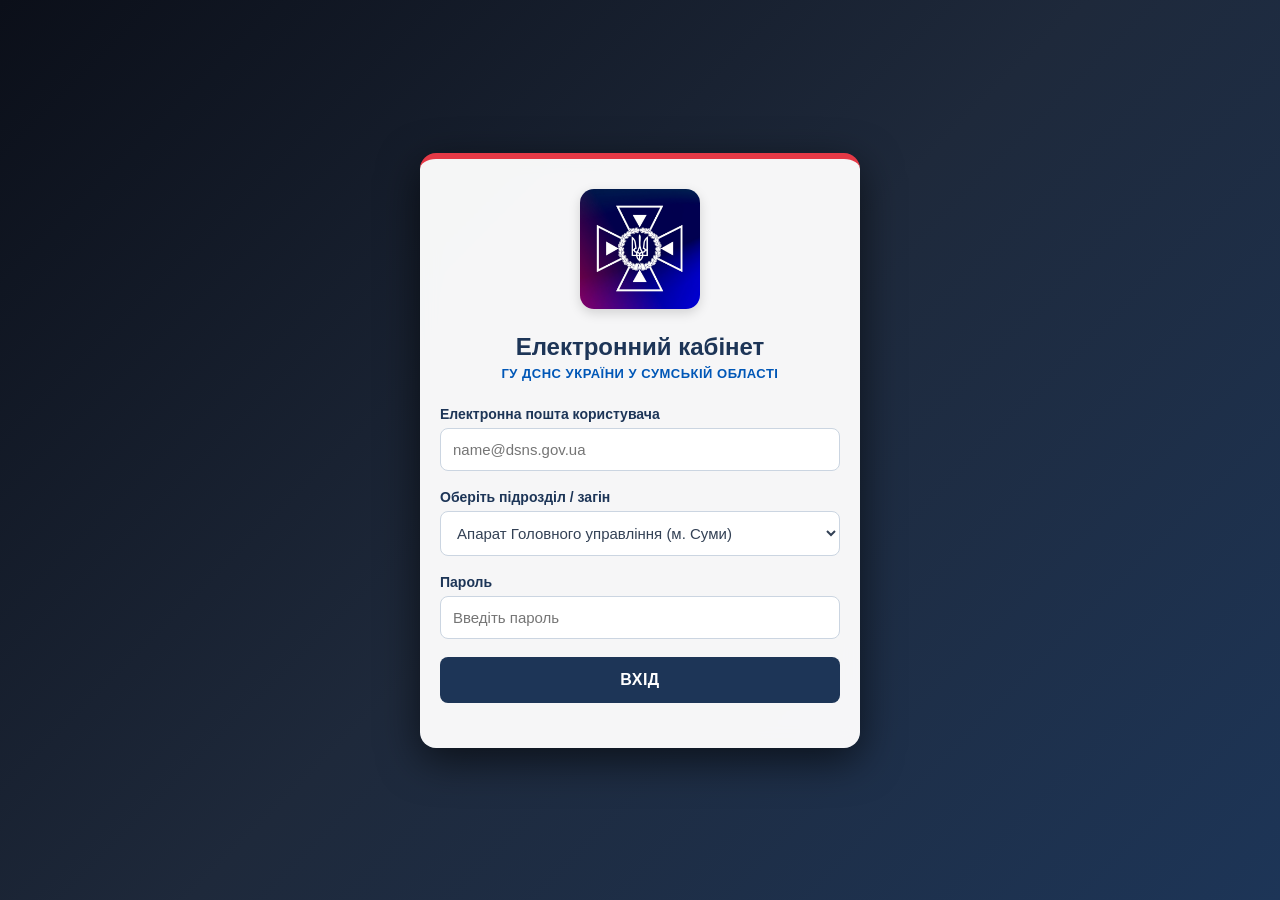
<file: index.html>
<!DOCTYPE html>
<html lang="uk">
<head>
    <meta charset="UTF-8">
    <meta name="viewport" content="width=device-width, initial-scale=1.0">
    <title>Електронний кабінет - ГУ ДСНС Сумщина</title>
    <link rel="stylesheet" href="style.css">
</head>
<body class="login-page-body">

    <div class="register-container">
        <div class="logo-container">
            <img src="dsns-emblem.jpg" alt="Емблема ДСНС України" class="dsns-logo">
        </div>

        <h2>Електронний кабінет</h2>
        <p class="subtitle">ГУ ДСНС України у Сумській області</p>
        
        <form id="regForm">
            <div class="input-group">
                <label for="email">Електронна пошта користувача</label>
                <input type="email" id="email" required placeholder="name@dsns.gov.ua">
            </div>

            <div class="input-group">
                <label for="division">Оберіть підрозділ / загін</label>
                <select id="division">
                    <option value="Апарат Головного управління (м. Суми)">Апарат Головного управління (м. Суми)</option>
                    <option value="1-й державний пожежно-рятувальний загін">1-й державний пожежно-рятувальний загін</option>
                    <option value="2-й державний пожежно-рятувальний загін">2-й державний пожежно-рятувальний загін</option>
                    <option value="3-й державний пожежно-рятувальний загін">3-й державний пожежно-рятувальний загін</option>
                    <option value="Інший підрозділ">Інший підрозділ</option>
                </select>
            </div>

            <div class="input-group">
                <label for="password">Пароль</label>
                <input type="password" id="password" required placeholder="Введіть пароль">
            </div>

            <button type="submit" class="btn-submit" id="submitBtn">Вхід</button>
        </form>
        
        <div id="message" class="message"></div>
    </div>

    <script src="script.js"></script>
</body>
</html>
</file>
<file: style.css>
/* ==========================================================================
   1. БАЗА ТА СУЧАСНИЙ ОФІЦІЙНИЙ ФОН ГУ ДСНС (ДЛЯ ВСЬОГО САЙТУ)
   ========================================================================== */
body {
    font-family: 'Segoe UI', Tahoma, Geneva, Verdana, sans-serif;
    background: linear-gradient(135deg, #0b0f19 0%, #1e293b 50%, #1d3557 100%);
    background-size: cover;
    background-position: center;
    background-attachment: fixed;
    margin: 0;
    padding: 10px;
    color: #f8fafc;
    min-height: 100vh;
    box-sizing: border-box;
}

/* ==========================================================================
   2. СТИЛІ СТОРІНКИ АВТОРИЗАЦІЇ (INDEX.HTML)
   ========================================================================== */
.login-page-body {
    display: flex;
    justify-content: center;
    align-items: center;
}

.register-container {
    background-color: rgba(255, 255, 255, 0.96);
    backdrop-filter: blur(10px);
    padding: 30px 20px;
    border-radius: 16px;
    box-shadow: 0 12px 40px rgba(0, 0, 0, 0.6);
    width: 100%;
    max-width: 440px; 
    border-top: 6px solid #e63946;
    box-sizing: border-box;
    text-align: left;
    color: #1d3557;
}

.logo-container {
    text-align: center;
    margin-bottom: 20px;
    width: 100%;
}

.dsns-logo {
    width: 120px !important;            
    height: 120px !important;           
    border-radius: 14px;     
    object-fit: contain; 
    box-shadow: 0 4px 12px rgba(0, 0, 0, 0.15); 
    display: inline-block;
}

.register-container h2 {
    margin: 0 0 5px 0;
    color: #1d3557;
    text-align: center;
    font-weight: 700;
    font-size: 24px;
}

.register-container .subtitle {
    font-size: 13px;
    color: #0057b7; 
    text-align: center;
    margin: 0 0 25px 0;
    font-weight: 700;
    text-transform: uppercase;
    letter-spacing: 0.5px;
}

.input-group {
    margin-bottom: 18px;
    width: 100%;
    box-sizing: border-box;
}

.input-group label {
    display: block;
    margin-bottom: 6px;
    color: #1d3557;
    font-weight: 600;
    font-size: 14px;
}

.input-group input, .input-group select {
    width: 100% !important; 
    padding: 12px;
    border: 1px solid #cbd5e1;
    border-radius: 8px;
    box-sizing: border-box;
    font-size: 15px; 
    background-color: #ffffff;
    color: #334155;
    display: block;
}

.input-group input:focus, .input-group select:focus {
    border-color: #e63946;
    outline: none;
    box-shadow: 0 0 0 3px rgba(230, 57, 70, 0.2);
}

.btn-submit {
    width: 100% !important;
    padding: 14px;
    background-color: #1d3557;
    color: white;
    border: none;
    border-radius: 8px;
    font-size: 16px;
    cursor: pointer;
    font-weight: bold;
    text-transform: uppercase;
    letter-spacing: 0.5px;
    margin-top: 10px;
    display: block;
    box-sizing: border-box;
}

.btn-submit:hover { background-color: #112233; }
.message { margin-top: 15px; text-align: center; font-weight: 600; font-size: 14px; }
.success { color: #2a9d8f; }
.error { color: #e63946; }

/* ==========================================================================
   3. МОБІЛЬНИЙ ІНТЕРФЕЙС ДАШБОРДУ (Пріоритет для телефонів)
   ========================================================================== */
.dashboard-single-page {
    padding: 8px;
}

.dashboard-wrapper {
    max-width: 1600px;
    margin: 0 auto;
    width: 100%;
}

/* Шапка адаптивна */
.main-header {
    display: flex;
    flex-direction: column; /* По вертикалі на малих екранах */
    align-items: center;
    background: rgba(30, 41, 59, 0.9);
    backdrop-filter: blur(12px);
    padding: 15px;
    border-radius: 12px;
    color: white;
    box-shadow: 0 4px 25px rgba(0,0,0,0.5);
    margin-bottom: 12px;
    border-left: 6px solid #e63946;
    gap: 10px;
    text-align: center;
}

.header-logo-title {
    display: flex;
    flex-direction: column;
    align-items: center;
    gap: 8px;
}

.header-mini-logo {
    width: 45px;
    height: 45px;
    border-radius: 6px;
    object-fit: cover;
}

.main-header h1 { margin: 0; font-size: 15px; letter-spacing: 0.3px; }
.header-subtitle { margin: 2px 0 0 0; font-size: 11px; color: #38bdf8; font-weight: 600; text-transform: uppercase; }

.header-meta {
    display: flex;
    flex-direction: row;
    align-items: center;
    justify-content: center;
    gap: 10px;
    width: 100%;
    border-top: 1px solid rgba(255,255,255,0.1);
    padding-top: 10px;
}

.date-badge { background-color: #e63946; padding: 5px 10px; border-radius: 4px; font-weight: bold; font-size: 11px; color: white; white-space: nowrap; }
.btn-logout { background-color: transparent; color: #fca5a5; border: 1px solid rgba(252,165,165,0.4); padding: 5px 12px; border-radius: 4px; text-decoration: none; font-size: 11px; font-weight: 600; }

/* Адаптивна мобільна сітка лічильників */
.top-counters-bar {
    display: grid;
    grid-template-columns: repeat(2, 1fr); /* 2 Колонки на смартфонах */
    gap: 6px;
    margin-bottom: 12px;
}

.counter-item {
    background: rgba(30, 41, 59, 0.85);
    padding: 8px 10px;
    border-radius: 8px;
    display: flex;
    flex-direction: column;
    justify-content: center;
    box-shadow: 0 4px 12px rgba(0,0,0,0.25);
    border-left: 4px solid #94a3b8;
}

.counter-item.fire-alert { border-left-color: #e63946; }
.counter-item.accident-alert { border-left-color: #f4a261; }
.counter-item.bomb-alert { border-left-color: #e9c46a; }
.counter-item.shelling-alert { border-left-color: #2a9d8f; }
.counter-item.water-alert { border-left-color: #38bdf8; }
.counter-item.total-112 { border-left-color: #0057b7; grid-column: span 2; } /* Повна ширина для 112 лінії */

.counter-label { font-size: 10px; color: #94a3b8; font-weight: 600; text-transform: uppercase; }
.counter-value { font-size: 15px; font-weight: bold; color: #ffffff; margin-top: 1px; }

/* Стрічкова сітка блоків на телефоні */
.dashboard-grid {
    display: grid;
    grid-template-columns: 1fr; /* 1 Колонка на мобільних */
    gap: 12px;
}

.grid-column { display: flex; flex-direction: column; gap: 12px; }

/* Інформаційні коробки */
.info-block {
    background: rgba(255, 255, 255, 0.98);
    color: #1e293b;
    border-radius: 12px;
    padding: 12px;
    box-shadow: 0 6px 15px rgba(0,0,0,0.3);
    box-sizing: border-box;
    width: 100%;
}

.info-block.blue-top { border-top: 4px solid #273c75; }
.info-block.dark-top { border-top: 4px solid #1e293b; }
.info-block h2 { margin: 0 0 10px 0; font-size: 13px; color: #1e3a8a; border-bottom: 2px solid #e2e8f0; padding-bottom: 5px; text-transform: uppercase; }

/* Локальна мапа */
.map-container { background: #e2e8f0; border-radius: 8px; overflow: hidden; border: 1px solid #cbd5e1; height: 260px; position: relative; }
.map-image-local { width: 100%; height: 100%; object-fit: cover; display: block; }

.map-overlay-status {
    position: absolute; bottom: 10px; left: 10px; background: rgba(15, 23, 42, 0.9);
    padding: 4px 10px; border-radius: 20px; font-size: 10px; font-weight: 600; color: #38bdf8;
    display: flex; align-items: center; gap: 6px; box-shadow: 0 2px 8px rgba(0,0,0,0.4);
}
.status-dot { width: 6px; height: 6px; background-color: #22c55e; border-radius: 50%; box-shadow: 0 0 6px #22c55e; }

.padding-box { padding: 15px; }
.points-list { font-size: 12px; line-height: 1.4; color: #334155; }
.dashed-line { border: 0; border-top: 1px dashed #cbd5e1; margin: 10px 0; }

/* Оптимізація та безпека таблиць на маленьких екранах */
.table-responsive-wrapper {
    width: 100%;
    overflow-x: auto; /* Дозволяє свайпати таблицю вбік, якщо вона не вмістилася на мікро-екрані */
    -webkit-overflow-scrolling: touch;
}

.report-table {
    width: 100%;
    border-collapse: collapse;
    font-size: 11.5px;
    white-space: nowrap; /* Запобігає потворному розриву тексту у клітинках */
}

.report-table th { background: #f1f5f9; color: #1e293b; text-align: left; padding: 6px; font-weight: 700; border-bottom: 1px solid #cbd5e1; }
.report-table td { padding: 5px 6px; border-bottom: 1px solid #f1f5f9; color: #334155; }
.report-table tr.highlight-row { background: #f8fafc; font-weight: bold; }
.report-table tr.thick-row { border-top: 1px solid #94a3b8; background: rgba(241, 245, 249, 0.4); }
.report-table tr.text-red-row td { color: #b91c1c; font-weight: bold; }
.report-table tr.highlight-action { background: #f0fdf4; font-weight: bold; }
.report-table tr.total-row-style td { background: #475569; color: white; font-weight: bold; }

.indent-cell { padding-left: 15px !important; }
.center { text-align: center; }
.bold { font-weight: bold; }
.alert-text { color: #dc2626; font-weight: bold; }
.text-orange { color: #ea580c; }
.text-yellow { color: #d97706; }
.text-blue { color: #2563eb; }
.text-muted { color: #64748b; }
.text-xs { font-size: 10px; }
.w-80 { width: 65px; }
.w-90 { width: 75px; }


/* ==========================================================================
   4. МЕДІА-ЗАПИТИ ДЛЯ ВЕЛИКИХ ЕКРАНІВ (ПК ТА ПЛАНШЕТИ)
   ========================================================================== */
@media (min-width: 768px) {
    body { padding: 15px; }
    
    /* Перетворення шапки на ПК варіант */
    .main-header {
        flex-direction: row;
        justify-content: space-between;
        padding: 12px 25px;
        margin-bottom: 15px;
        text-align: left;
    }
    .header-logo-title { flex-direction: row; gap: 15px; }
    .main-header h1 { font-size: 18px; }
    .header-subtitle { font-size: 12px; }
    .header-meta { border: none; padding: 0; width: auto; flex-direction: row; gap: 15px; }
    .date-badge { font-size: 13px; padding: 6px 14px; }
    .btn-logout { font-size: 13px; padding: 6px 14px; }
    
    /* Розгортання лічильників в один довгий ряд */
    .top-counters-bar {
        grid-template-columns: repeat(6, 1fr) 2fr;
        gap: 10px;
        margin-bottom: 15px;
    }
    .counter-item.total-112 { grid-column: auto; }
    .counter-value { font-size: 18px; }
    
    /* Перемикання сітки на професійні 3 окремі колонки */
    .dashboard-grid {
        grid-template-columns: 1.1fr 1fr 1.1fr;
        gap: 15px;
    }
    
    .info-block { padding: 15px; }
    .info-block h2 { font-size: 14px; }
    .points-list { font-size: 13px; }
    .report-table { font-size: 12.5px; white-space: normal; }
    .indent-cell { padding-left: 22px !important; }
    .map-container { height: 440px; }
    .w-80 { width: 80px; }
    .w-90 { width: 90px; }
}
</file>
